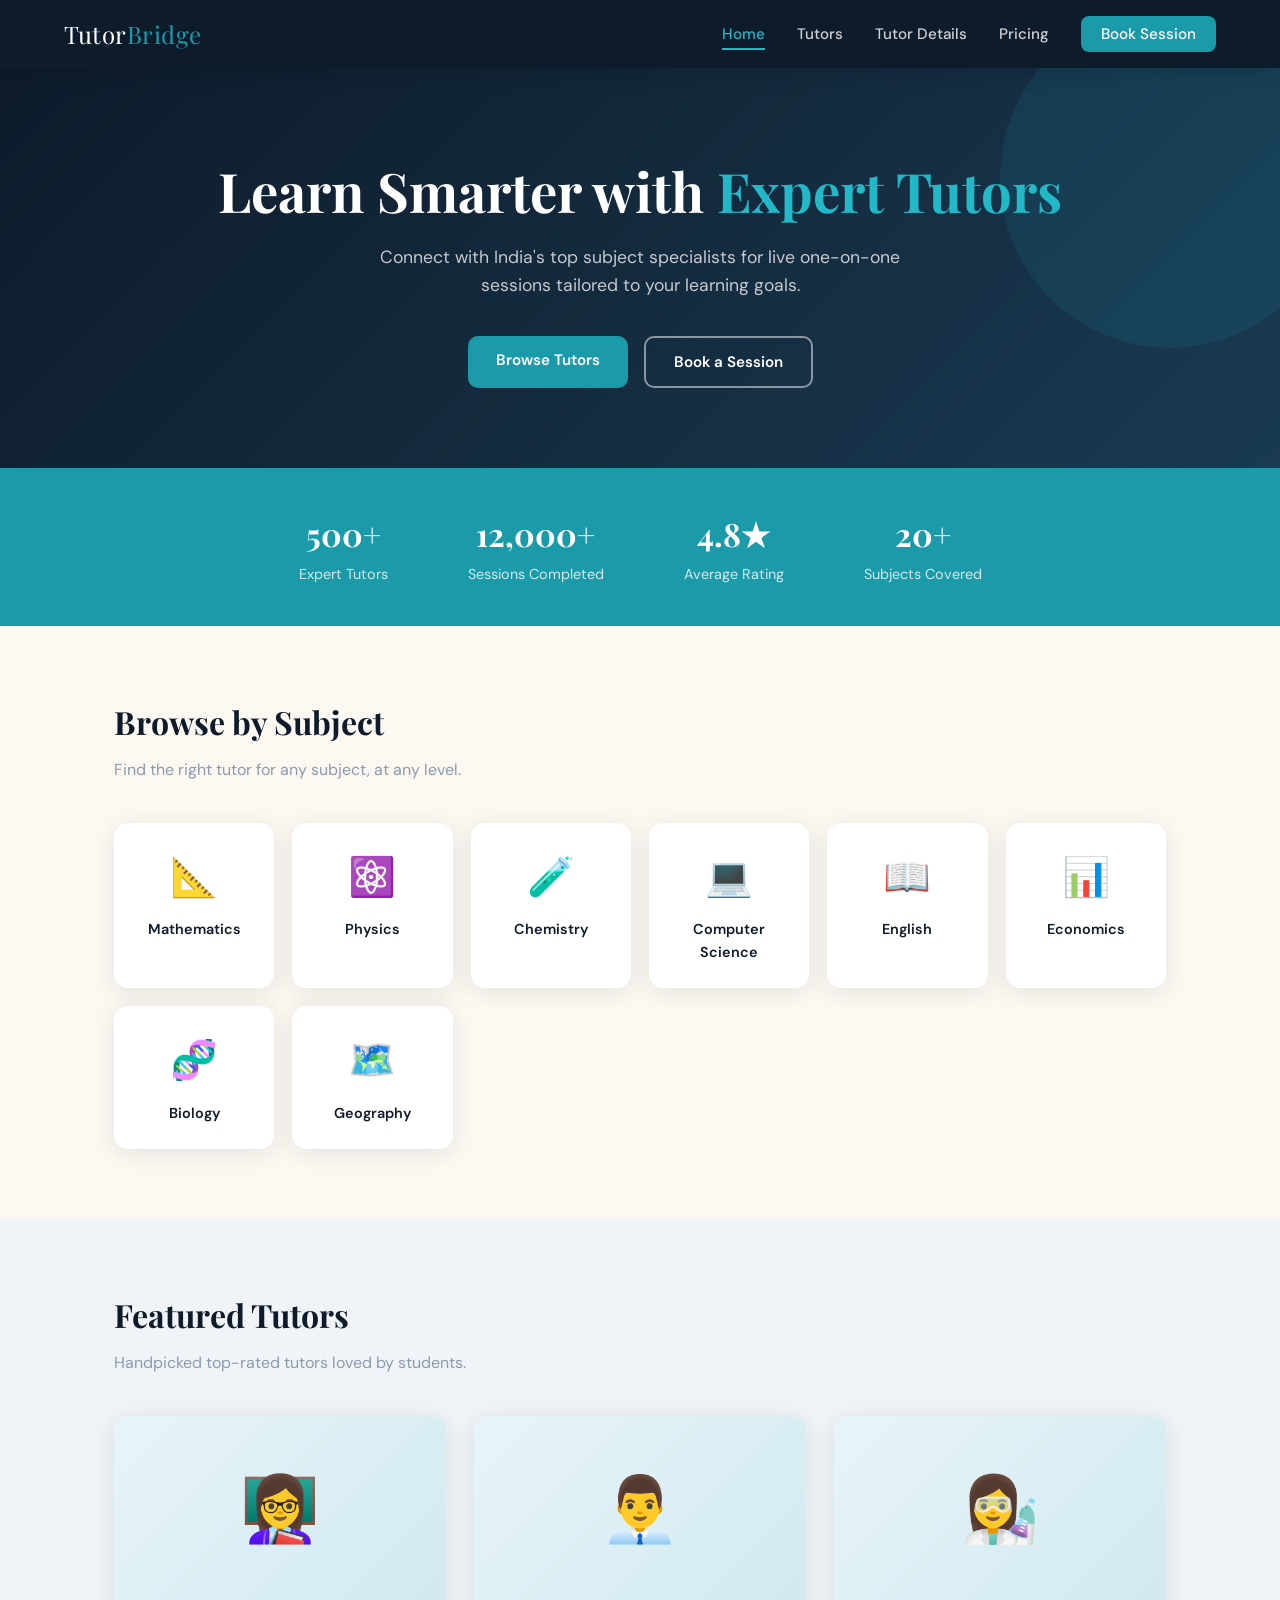
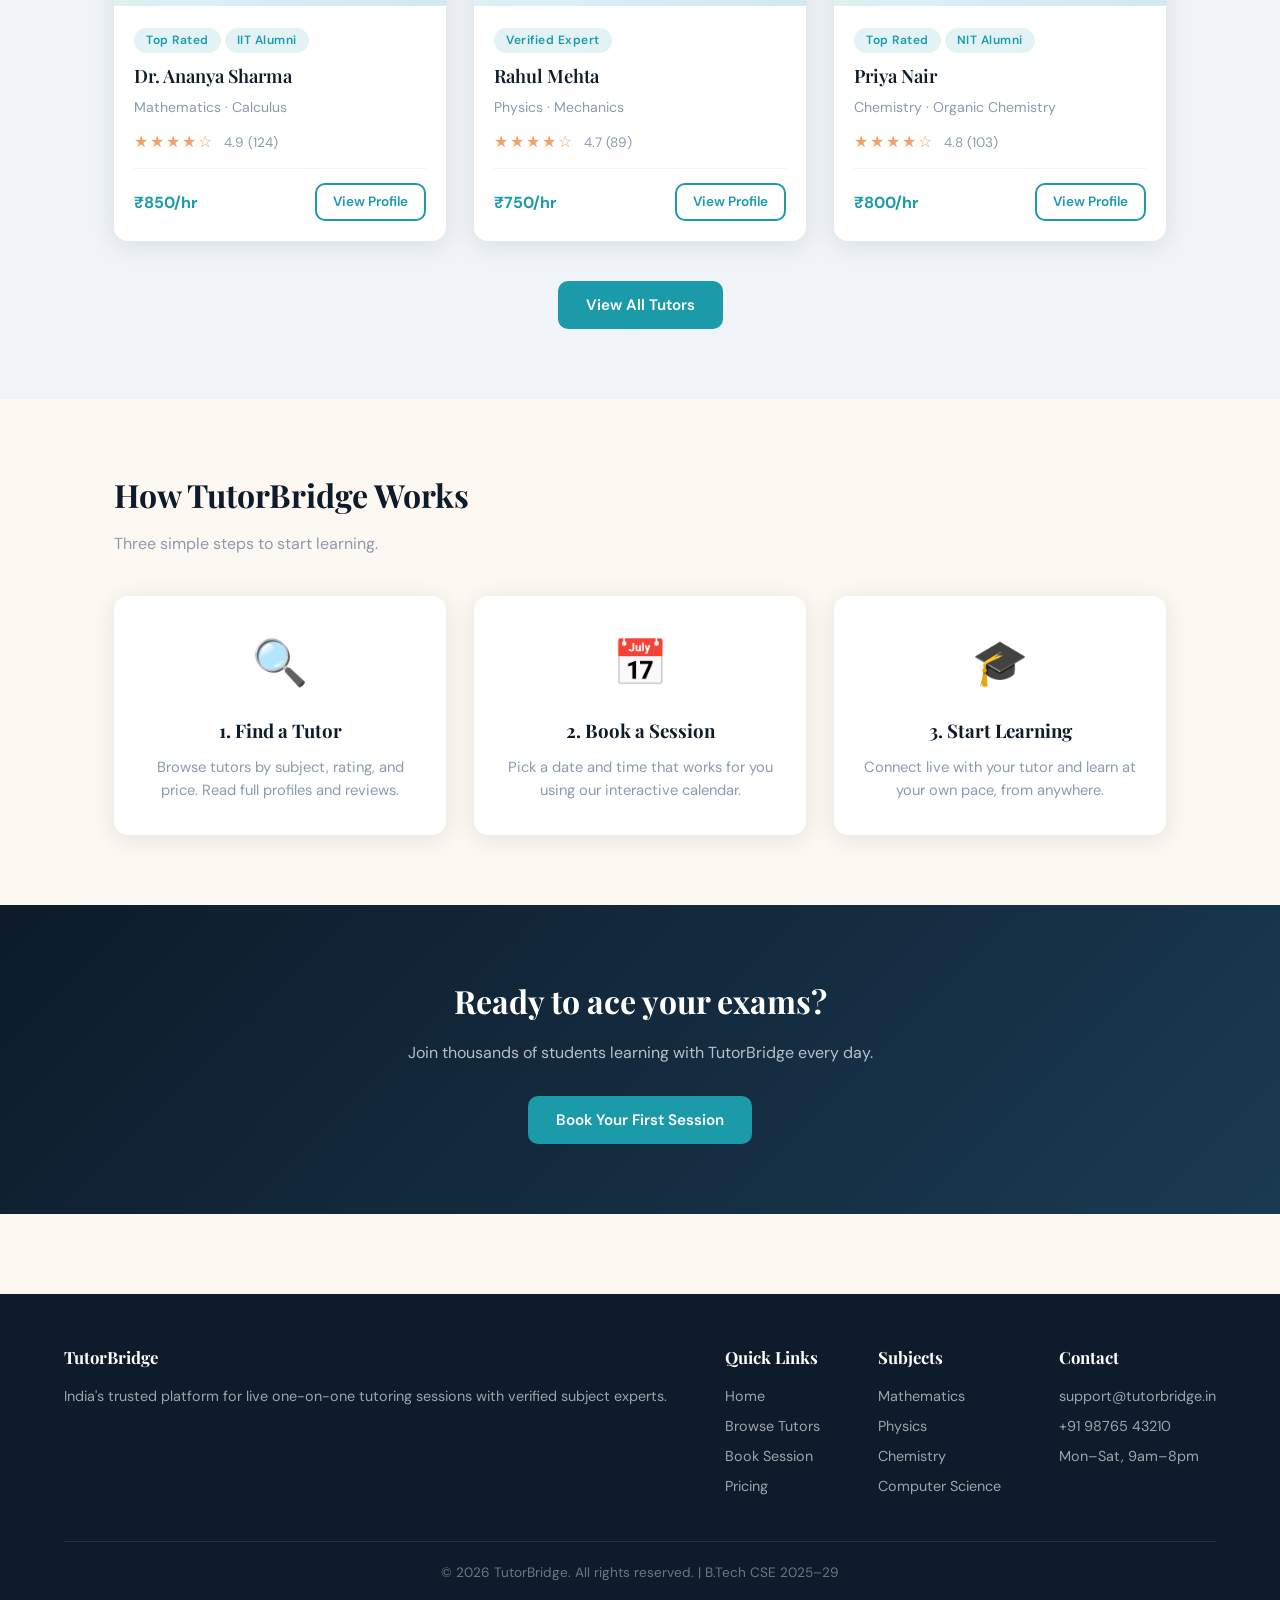
<file: index.html>
<!DOCTYPE html>
<html lang="en">
<head>
  <meta charset="UTF-8" />
  <meta name="viewport" content="width=device-width, initial-scale=1.0" />
  <title>TutorBridge – One-on-One Tutoring Portal</title>
  <link rel="stylesheet" href="style.css" />
</head>
<body>

  <!-- NAVBAR -->
  <nav>
    <a href="index.html" class="nav-logo">Tutor<span>Bridge</span></a>
    <ul class="nav-links">
      <li><a href="index.html">Home</a></li>
      <li><a href="tutors.html">Tutors</a></li>
      <li><a href="details.html">Tutor Details</a></li>
      <li><a href="pricing.html">Pricing</a></li>
      <li><a href="booking.html" class="nav-cta">Book Session</a></li>
    </ul>
  </nav>

  <!-- HERO -->
  <header class="hero">
    <h1 class="fade-in">Learn Smarter with <span>Expert Tutors</span></h1>
    <p class="fade-in fade-in-delay-1">Connect with India's top subject specialists for live one-on-one sessions tailored to your learning goals.</p>
    <div class="hero-btns fade-in fade-in-delay-2">
      <a href="tutors.html" class="btn btn-primary">Browse Tutors</a>
      <a href="booking.html" class="btn btn-outline" style="color:#fff;border-color:rgba(255,255,255,0.5)">Book a Session</a>
    </div>
  </header>

  <!-- STATS -->
  <div class="stats-bar">
    <div class="stat-item">
      <h3>500+</h3>
      <p>Expert Tutors</p>
    </div>
    <div class="stat-item">
      <h3>12,000+</h3>
      <p>Sessions Completed</p>
    </div>
    <div class="stat-item">
      <h3>4.8★</h3>
      <p>Average Rating</p>
    </div>
    <div class="stat-item">
      <h3>20+</h3>
      <p>Subjects Covered</p>
    </div>
  </div>

  <!-- SUBJECT CATEGORIES -->
  <section class="page-section">
    <div class="container">
      <h2 class="section-title">Browse by Subject</h2>
      <p class="section-subtitle">Find the right tutor for any subject, at any level.</p>
      <div class="subjects-grid">
        <a href="tutors.html" class="subject-card">
          <span class="subject-icon">📐</span>
          <h4>Mathematics</h4>
        </a>
        <a href="tutors.html" class="subject-card">
          <span class="subject-icon">⚛️</span>
          <h4>Physics</h4>
        </a>
        <a href="tutors.html" class="subject-card">
          <span class="subject-icon">🧪</span>
          <h4>Chemistry</h4>
        </a>
        <a href="tutors.html" class="subject-card">
          <span class="subject-icon">💻</span>
          <h4>Computer Science</h4>
        </a>
        <a href="tutors.html" class="subject-card">
          <span class="subject-icon">📖</span>
          <h4>English</h4>
        </a>
        <a href="tutors.html" class="subject-card">
          <span class="subject-icon">📊</span>
          <h4>Economics</h4>
        </a>
        <a href="tutors.html" class="subject-card">
          <span class="subject-icon">🧬</span>
          <h4>Biology</h4>
        </a>
        <a href="tutors.html" class="subject-card">
          <span class="subject-icon">🗺️</span>
          <h4>Geography</h4>
        </a>
      </div>
    </div>
  </section>

  <!-- FEATURED TUTORS -->
  <section class="page-section" style="background:var(--gray-light);padding:70px 0;">
    <div class="container">
      <h2 class="section-title">Featured Tutors</h2>
      <p class="section-subtitle">Handpicked top-rated tutors loved by students.</p>
      <div class="tutors-grid" id="featured-grid"></div>
      <div style="text-align:center;margin-top:40px">
        <a href="tutors.html" class="btn btn-primary">View All Tutors</a>
      </div>
    </div>
  </section>

  <!-- HOW IT WORKS -->
  <section class="page-section">
    <div class="container">
      <h2 class="section-title">How TutorBridge Works</h2>
      <p class="section-subtitle">Three simple steps to start learning.</p>
      <div style="display:grid;grid-template-columns:repeat(auto-fit,minmax(220px,1fr));gap:28px;margin-top:10px;">
        <div style="background:var(--white);border-radius:var(--radius);padding:32px 24px;box-shadow:var(--shadow);text-align:center" class="fade-in">
          <div style="font-size:2.8rem;margin-bottom:16px">🔍</div>
          <h3 style="font-family:'Playfair Display',serif;color:var(--navy);margin-bottom:10px">1. Find a Tutor</h3>
          <p style="color:var(--gray);font-size:0.92rem">Browse tutors by subject, rating, and price. Read full profiles and reviews.</p>
        </div>
        <div style="background:var(--white);border-radius:var(--radius);padding:32px 24px;box-shadow:var(--shadow);text-align:center" class="fade-in fade-in-delay-1">
          <div style="font-size:2.8rem;margin-bottom:16px">📅</div>
          <h3 style="font-family:'Playfair Display',serif;color:var(--navy);margin-bottom:10px">2. Book a Session</h3>
          <p style="color:var(--gray);font-size:0.92rem">Pick a date and time that works for you using our interactive calendar.</p>
        </div>
        <div style="background:var(--white);border-radius:var(--radius);padding:32px 24px;box-shadow:var(--shadow);text-align:center" class="fade-in fade-in-delay-2">
          <div style="font-size:2.8rem;margin-bottom:16px">🎓</div>
          <h3 style="font-family:'Playfair Display',serif;color:var(--navy);margin-bottom:10px">3. Start Learning</h3>
          <p style="color:var(--gray);font-size:0.92rem">Connect live with your tutor and learn at your own pace, from anywhere.</p>
        </div>
      </div>
    </div>
  </section>

  <!-- CTA BANNER -->
  <section style="background:linear-gradient(135deg,var(--navy),#1a3a52);padding:70px 5%;text-align:center;color:var(--white)">
    <h2 style="font-family:'Playfair Display',serif;font-size:2rem;margin-bottom:14px">Ready to ace your exams?</h2>
    <p style="color:rgba(255,255,255,0.7);margin-bottom:30px;font-size:1rem">Join thousands of students learning with TutorBridge every day.</p>
    <a href="booking.html" class="btn btn-primary">Book Your First Session</a>
  </section>

  <!-- FOOTER -->
  <footer>
    <div class="footer-grid">
      <div class="footer-col">
        <h4>TutorBridge</h4>
        <p>India's trusted platform for live one-on-one tutoring sessions with verified subject experts.</p>
      </div>
      <div class="footer-col">
        <h4>Quick Links</h4>
        <a href="index.html">Home</a>
        <a href="tutors.html">Browse Tutors</a>
        <a href="booking.html">Book Session</a>
        <a href="pricing.html">Pricing</a>
      </div>
      <div class="footer-col">
        <h4>Subjects</h4>
        <a href="tutors.html">Mathematics</a>
        <a href="tutors.html">Physics</a>
        <a href="tutors.html">Chemistry</a>
        <a href="tutors.html">Computer Science</a>
      </div>
      <div class="footer-col">
        <h4>Contact</h4>
        <p>support@tutorbridge.in</p>
        <p>+91 98765 43210</p>
        <p>Mon–Sat, 9am–8pm</p>
      </div>
    </div>
    <div class="footer-bottom">
      <p>© 2026 TutorBridge. All rights reserved. | B.Tech CSE 2025–29</p>
    </div>
  </footer>

  <script src="main.js"></script>
</body>
</html>
</file>
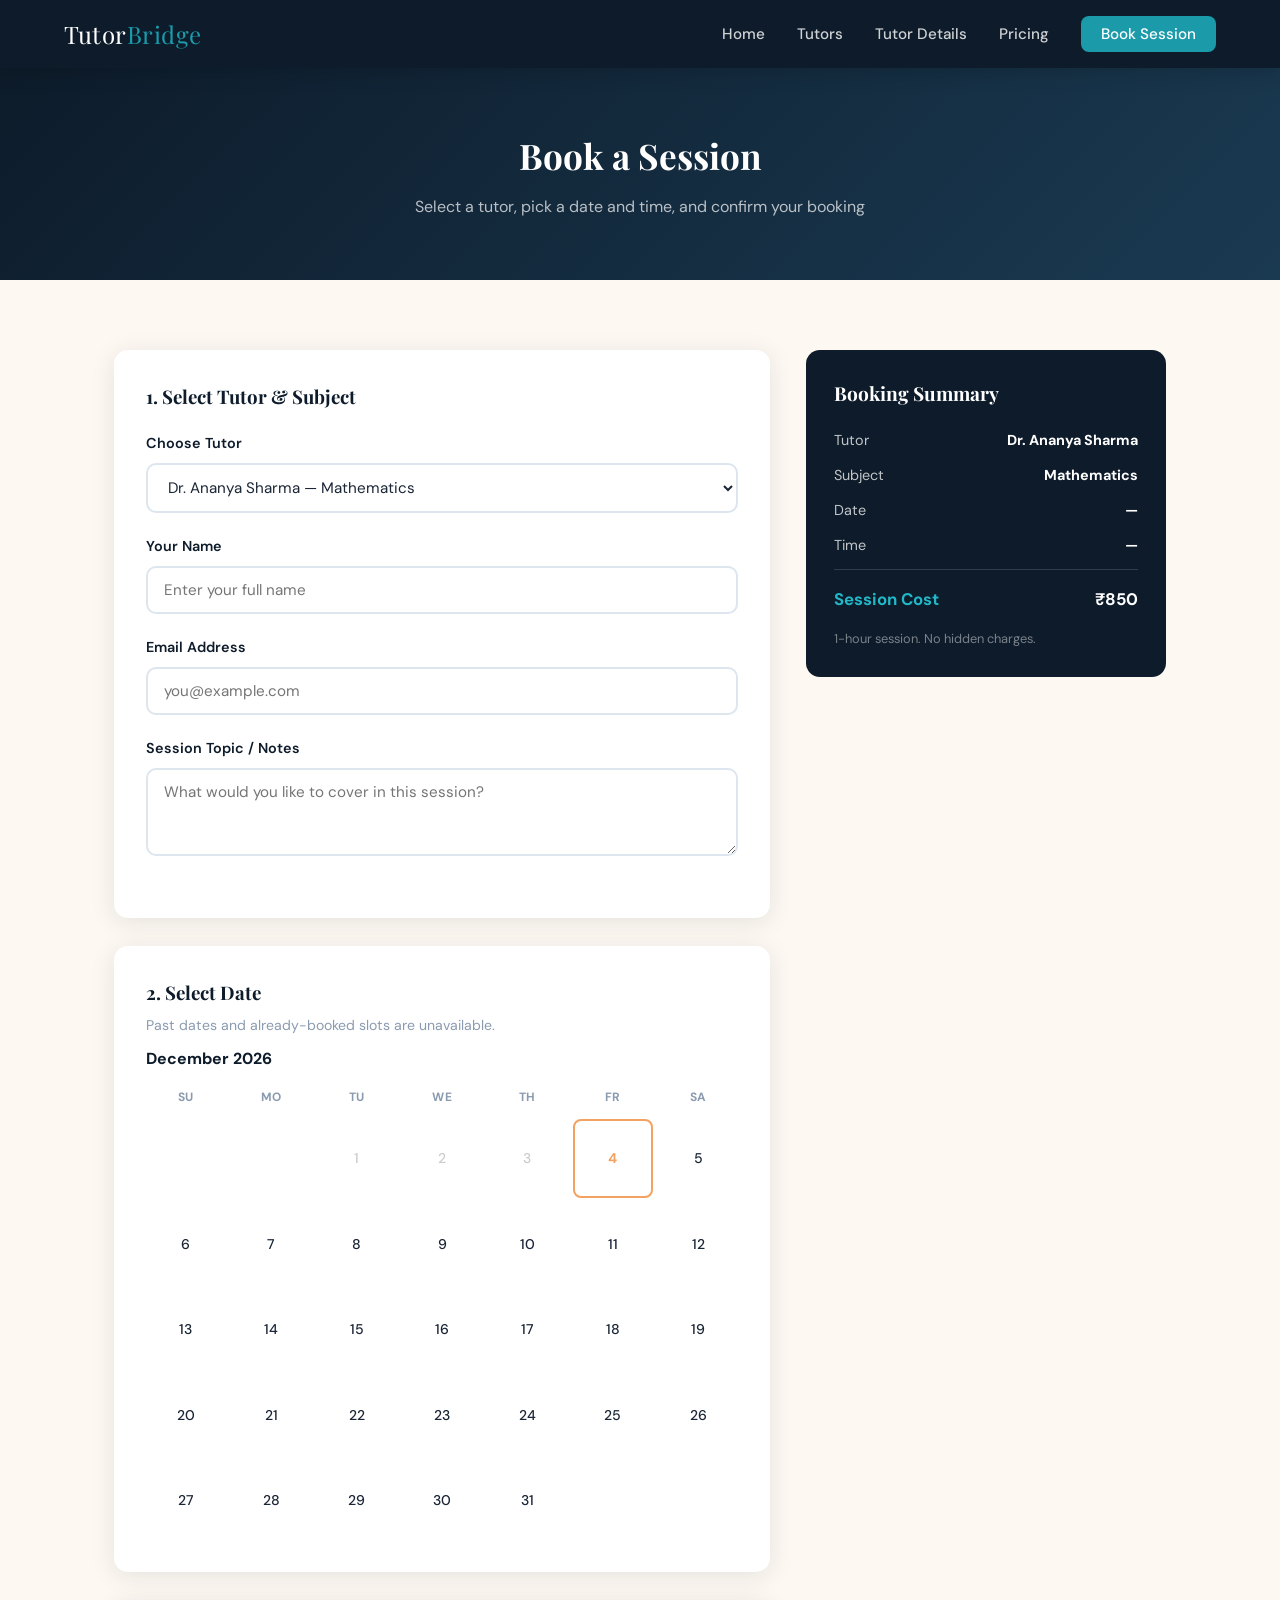
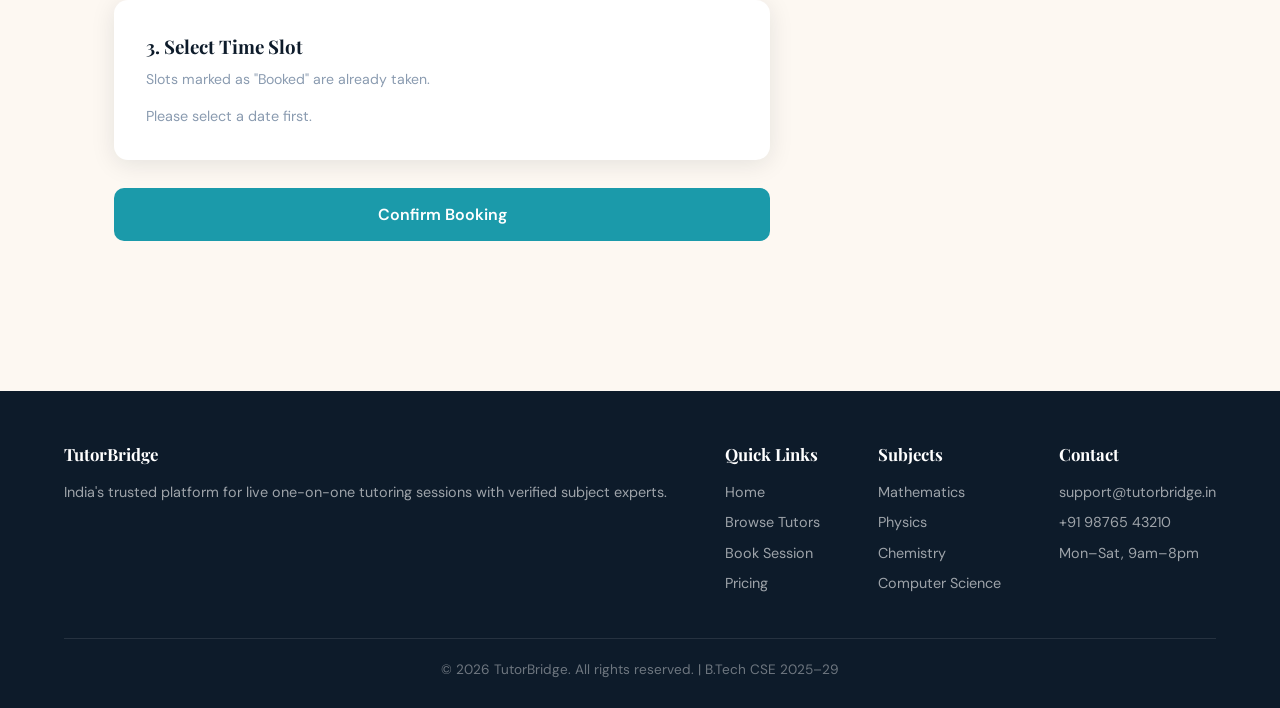
<file: booking.html>
<!DOCTYPE html>
<html lang="en">
<head>
  <meta charset="UTF-8" />
  <meta name="viewport" content="width=device-width, initial-scale=1.0" />
  <title>Book a Session – TutorBridge</title>
  <link rel="stylesheet" href="style.css" />
</head>
<body>

  <nav>
    <a href="index.html" class="nav-logo">Tutor<span>Bridge</span></a>
    <ul class="nav-links">
      <li><a href="index.html">Home</a></li>
      <li><a href="tutors.html">Tutors</a></li>
      <li><a href="details.html">Tutor Details</a></li>
      <li><a href="pricing.html">Pricing</a></li>
      <li><a href="booking.html" class="nav-cta">Book Session</a></li>
    </ul>
  </nav>

  <div class="page-hero">
    <h1>Book a Session</h1>
    <p>Select a tutor, pick a date and time, and confirm your booking</p>
  </div>

  <section class="page-section">
    <div class="container">
      <div class="booking-layout">

        <!-- Left: booking form -->
        <div>
          <form id="booking-form">

            <div class="booking-card" style="margin-bottom:28px">
              <h3 style="font-family:'Playfair Display',serif;color:var(--navy);margin-bottom:20px">1. Select Tutor &amp; Subject</h3>
              <div class="form-group">
                <label for="tutor-select">Choose Tutor</label>
                <select id="tutor-select"></select>
              </div>
              <div class="form-group">
                <label for="student-name">Your Name</label>
                <input type="text" id="student-name" placeholder="Enter your full name" required />
              </div>
              <div class="form-group">
                <label for="student-email">Email Address</label>
                <input type="email" id="student-email" placeholder="you@example.com" required />
              </div>
              <div class="form-group">
                <label for="session-topic">Session Topic / Notes</label>
                <textarea id="session-topic" rows="3" placeholder="What would you like to cover in this session?"></textarea>
              </div>
            </div>

            <div class="booking-card" style="margin-bottom:28px">
              <h3 style="font-family:'Playfair Display',serif;color:var(--navy);margin-bottom:6px">2. Select Date</h3>
              <p style="color:var(--gray);font-size:0.88rem;margin-bottom:10px">Past dates and already-booked slots are unavailable.</p>

              <!-- Month navigation -->
              <div style="display:flex;align-items:center;justify-content:space-between;margin-bottom:14px">
                <span id="cal-month" style="font-weight:700;color:var(--navy)"></span>
              </div>

              <div class="calendar-grid" id="cal-grid"></div>
            </div>

            <div class="booking-card" style="margin-bottom:28px">
              <h3 style="font-family:'Playfair Display',serif;color:var(--navy);margin-bottom:6px">3. Select Time Slot</h3>
              <p style="color:var(--gray);font-size:0.88rem;margin-bottom:14px">Slots marked as "Booked" are already taken.</p>
              <div class="time-slots" id="time-slots">
                <p style="color:var(--gray);font-size:0.9rem;grid-column:1/-1">Please select a date first.</p>
              </div>
            </div>

            <button type="submit" class="btn btn-primary" style="width:100%;padding:16px;font-size:1rem">Confirm Booking</button>
          </form>

          <!-- Confirmation message shown after successful booking -->
          <div id="booking-confirmation">
            <div style="font-size:3rem;margin-bottom:12px">🎉</div>
            <h3>Session Booked Successfully!</h3>
            <p style="color:var(--gray);margin-bottom:16px">A confirmation has been sent to your email.</p>
            <div style="text-align:left;background:var(--white);border-radius:10px;padding:20px;font-size:0.92rem">
              <div style="display:flex;justify-content:space-between;padding:8px 0;border-bottom:1px solid var(--gray-light)">
                <span style="color:var(--gray)">Tutor</span>
                <strong id="conf-tutor"></strong>
              </div>
              <div style="display:flex;justify-content:space-between;padding:8px 0;border-bottom:1px solid var(--gray-light)">
                <span style="color:var(--gray)">Subject</span>
                <strong id="conf-subject"></strong>
              </div>
              <div style="display:flex;justify-content:space-between;padding:8px 0;border-bottom:1px solid var(--gray-light)">
                <span style="color:var(--gray)">Date</span>
                <strong id="conf-date"></strong>
              </div>
              <div style="display:flex;justify-content:space-between;padding:8px 0;border-bottom:1px solid var(--gray-light)">
                <span style="color:var(--gray)">Time</span>
                <strong id="conf-time"></strong>
              </div>
              <div style="display:flex;justify-content:space-between;padding:8px 0">
                <span style="color:var(--gray)">Session Cost</span>
                <strong style="color:var(--teal)" id="conf-cost"></strong>
              </div>
            </div>
          </div>
        </div>

        <!-- Right: booking summary sidebar -->
        <aside>
          <div class="summary-card">
            <h3>Booking Summary</h3>
            <div class="summary-row">
              <span>Tutor</span>
              <strong id="sum-tutor">—</strong>
            </div>
            <div class="summary-row">
              <span>Subject</span>
              <strong id="sum-subject">—</strong>
            </div>
            <div class="summary-row">
              <span>Date</span>
              <strong id="sum-date">—</strong>
            </div>
            <div class="summary-row">
              <span>Time</span>
              <strong id="sum-time">—</strong>
            </div>
            <div class="summary-row summary-total">
              <span>Session Cost</span>
              <strong id="sum-cost">—</strong>
            </div>
            <p style="color:rgba(255,255,255,0.45);font-size:0.8rem;margin-top:16px">1-hour session. No hidden charges.</p>
          </div>
        </aside>

      </div>
    </div>
  </section>

  <footer>
    <div class="footer-grid">
      <div class="footer-col">
        <h4>TutorBridge</h4>
        <p>India's trusted platform for live one-on-one tutoring sessions with verified subject experts.</p>
      </div>
      <div class="footer-col">
        <h4>Quick Links</h4>
        <a href="index.html">Home</a>
        <a href="tutors.html">Browse Tutors</a>
        <a href="booking.html">Book Session</a>
        <a href="pricing.html">Pricing</a>
      </div>
      <div class="footer-col">
        <h4>Subjects</h4>
        <a href="tutors.html">Mathematics</a>
        <a href="tutors.html">Physics</a>
        <a href="tutors.html">Chemistry</a>
        <a href="tutors.html">Computer Science</a>
      </div>
      <div class="footer-col">
        <h4>Contact</h4>
        <p>support@tutorbridge.in</p>
        <p>+91 98765 43210</p>
        <p>Mon–Sat, 9am–8pm</p>
      </div>
    </div>
    <div class="footer-bottom">
      <p>© 2026 TutorBridge. All rights reserved. | B.Tech CSE 2025–29</p>
    </div>
  </footer>

  <script src="main.js"></script>
</body>
</html>
</file>
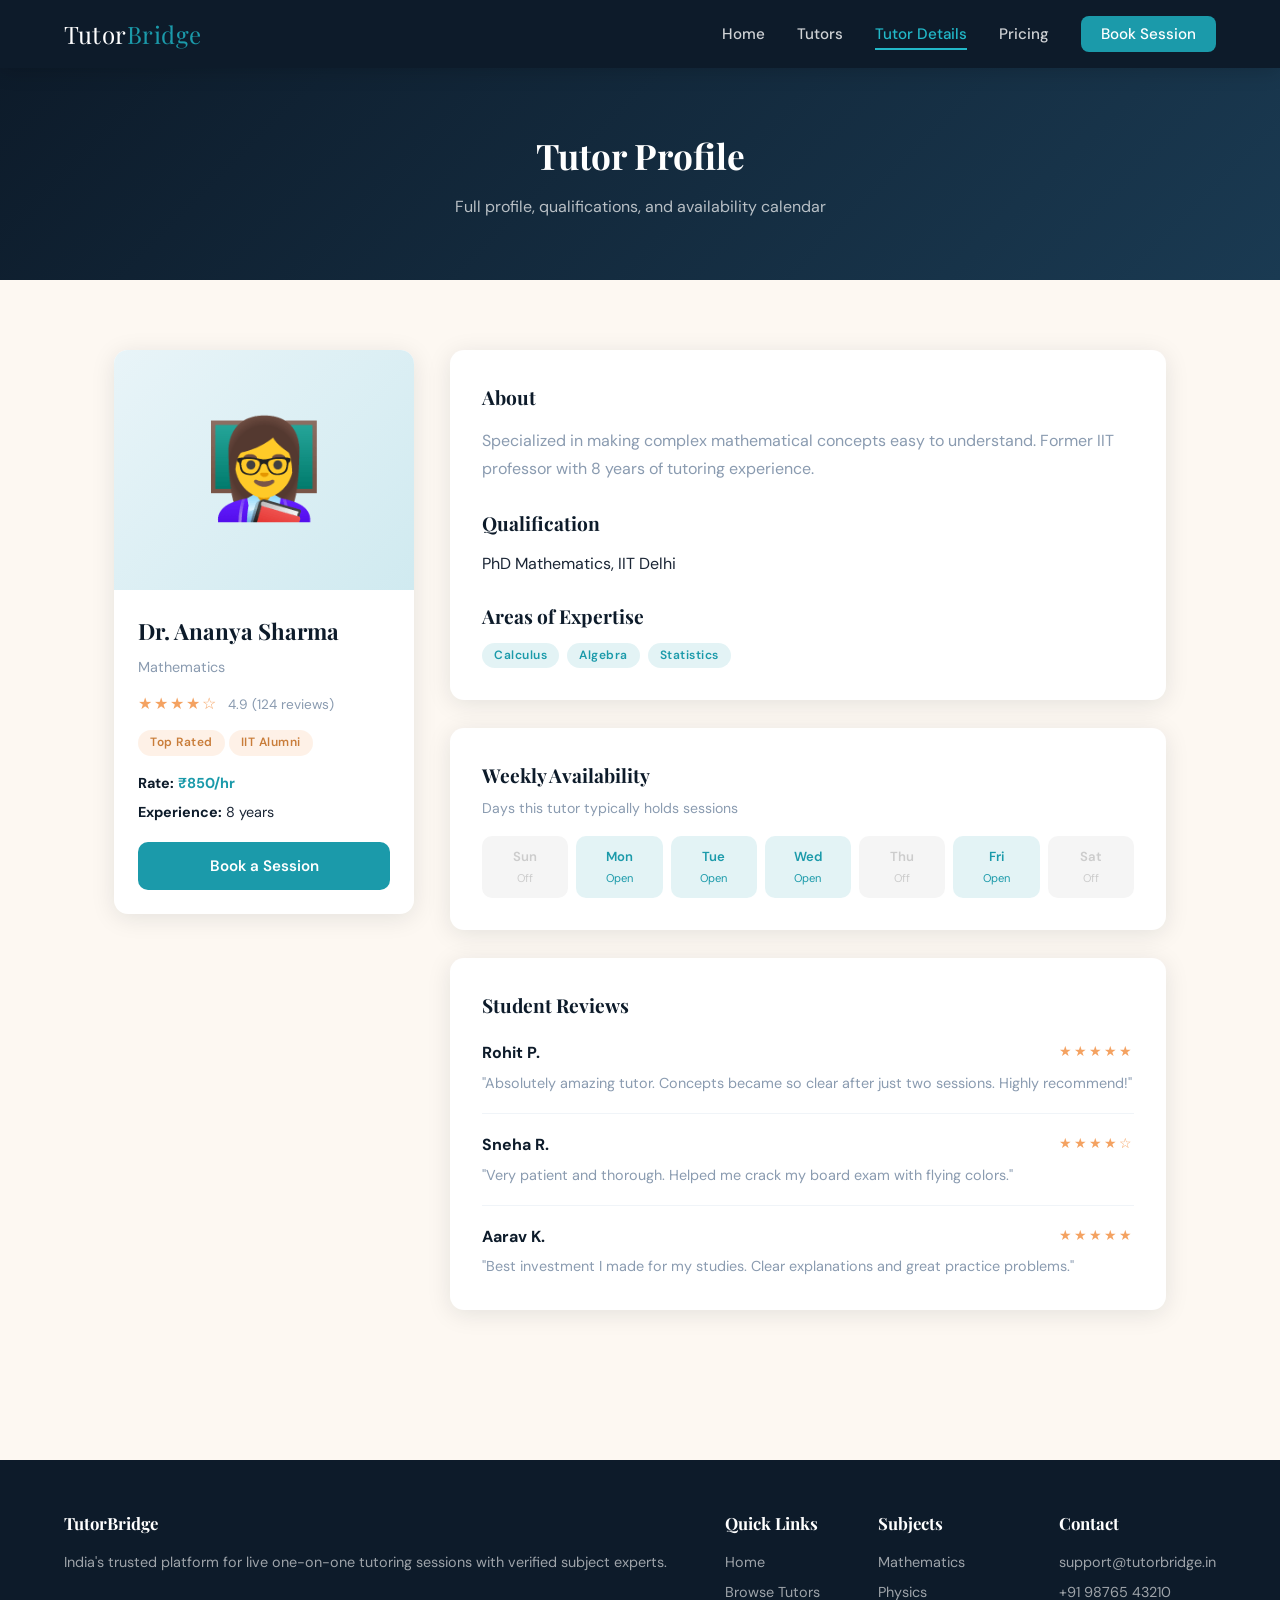
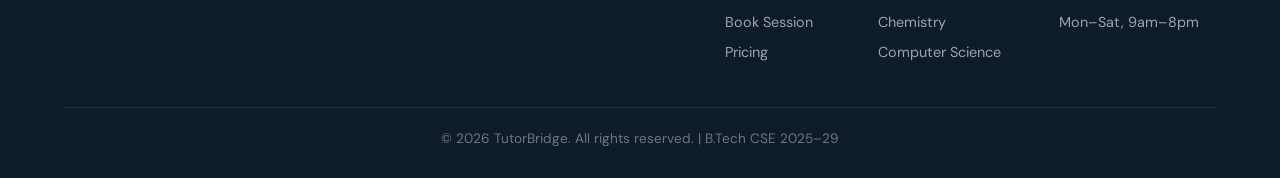
<file: details.html>
<!DOCTYPE html>
<html lang="en">
<head>
  <meta charset="UTF-8" />
  <meta name="viewport" content="width=device-width, initial-scale=1.0" />
  <title>Tutor Profile – TutorBridge</title>
  <link rel="stylesheet" href="style.css" />
</head>
<body>

  <nav>
    <a href="index.html" class="nav-logo">Tutor<span>Bridge</span></a>
    <ul class="nav-links">
      <li><a href="index.html">Home</a></li>
      <li><a href="tutors.html">Tutors</a></li>
      <li><a href="details.html">Tutor Details</a></li>
      <li><a href="pricing.html">Pricing</a></li>
      <li><a href="booking.html" class="nav-cta">Book Session</a></li>
    </ul>
  </nav>

  <div class="page-hero">
    <h1>Tutor Profile</h1>
    <p>Full profile, qualifications, and availability calendar</p>
  </div>

  <section class="page-section">
    <div class="container">
      <div class="profile-layout">

        <!-- Sidebar -->
        <aside class="profile-sidebar">
          <div class="profile-img-wrap">
            <span id="det-emoji">👩‍🏫</span>
          </div>
          <div class="profile-info">
            <h2 class="profile-name" id="det-name">—</h2>
            <p style="color:var(--gray);font-size:0.9rem;margin-bottom:12px" id="det-subject">—</p>
            <div style="margin-bottom:12px">
              <span class="stars" id="det-stars"></span>
              <span class="rating-text" id="det-reviews"></span>
            </div>
            <div style="margin-bottom:16px" id="det-badges"></div>
            <div style="font-size:0.9rem;margin-bottom:6px">
              <strong style="color:var(--navy)">Rate:</strong>
              <span id="det-rate" style="color:var(--teal);font-weight:700"></span>
            </div>
            <div style="font-size:0.9rem;margin-bottom:18px">
              <strong style="color:var(--navy)">Experience:</strong>
              <span id="det-exp"></span>
            </div>
            <a href="booking.html" id="book-btn" class="btn btn-primary" style="width:100%;text-align:center;display:block">Book a Session</a>
          </div>
        </aside>

        <!-- Main content -->
        <div>
          <div class="profile-main" style="margin-bottom:28px">
            <h3 style="font-family:'Playfair Display',serif;font-size:1.2rem;color:var(--navy);margin-bottom:14px">About</h3>
            <p id="det-bio" style="color:var(--gray);line-height:1.8"></p>

            <h3 style="font-family:'Playfair Display',serif;font-size:1.2rem;color:var(--navy);margin:24px 0 12px">Qualification</h3>
            <p id="det-qual" style="color:var(--text)"></p>

            <h3 style="font-family:'Playfair Display',serif;font-size:1.2rem;color:var(--navy);margin:24px 0 12px">Areas of Expertise</h3>
            <div id="det-expertise" style="display:flex;gap:8px;flex-wrap:wrap"></div>
          </div>

          <!-- Availability calendar -->
          <div class="profile-main">
            <h3 style="font-family:'Playfair Display',serif;font-size:1.2rem;color:var(--navy);margin-bottom:6px">Weekly Availability</h3>
            <p style="color:var(--gray);font-size:0.88rem;margin-bottom:16px">Days this tutor typically holds sessions</p>
            <div class="availability-grid" id="avail-grid"></div>
          </div>

          <!-- Reviews section -->
          <div class="profile-main" style="margin-top:28px">
            <h3 style="font-family:'Playfair Display',serif;font-size:1.2rem;color:var(--navy);margin-bottom:20px">Student Reviews</h3>

            <article style="border-bottom:1px solid var(--gray-light);padding-bottom:18px;margin-bottom:18px">
              <div style="display:flex;justify-content:space-between;margin-bottom:6px">
                <strong style="color:var(--navy)">Rohit P.</strong>
                <span class="stars" style="font-size:0.9rem">★★★★★</span>
              </div>
              <p style="color:var(--gray);font-size:0.9rem">"Absolutely amazing tutor. Concepts became so clear after just two sessions. Highly recommend!"</p>
            </article>

            <article style="border-bottom:1px solid var(--gray-light);padding-bottom:18px;margin-bottom:18px">
              <div style="display:flex;justify-content:space-between;margin-bottom:6px">
                <strong style="color:var(--navy)">Sneha R.</strong>
                <span class="stars" style="font-size:0.9rem">★★★★☆</span>
              </div>
              <p style="color:var(--gray);font-size:0.9rem">"Very patient and thorough. Helped me crack my board exam with flying colors."</p>
            </article>

            <article>
              <div style="display:flex;justify-content:space-between;margin-bottom:6px">
                <strong style="color:var(--navy)">Aarav K.</strong>
                <span class="stars" style="font-size:0.9rem">★★★★★</span>
              </div>
              <p style="color:var(--gray);font-size:0.9rem">"Best investment I made for my studies. Clear explanations and great practice problems."</p>
            </article>
          </div>
        </div>

      </div>
    </div>
  </section>

  <footer>
    <div class="footer-grid">
      <div class="footer-col">
        <h4>TutorBridge</h4>
        <p>India's trusted platform for live one-on-one tutoring sessions with verified subject experts.</p>
      </div>
      <div class="footer-col">
        <h4>Quick Links</h4>
        <a href="index.html">Home</a>
        <a href="tutors.html">Browse Tutors</a>
        <a href="booking.html">Book Session</a>
        <a href="pricing.html">Pricing</a>
      </div>
      <div class="footer-col">
        <h4>Subjects</h4>
        <a href="tutors.html">Mathematics</a>
        <a href="tutors.html">Physics</a>
        <a href="tutors.html">Chemistry</a>
        <a href="tutors.html">Computer Science</a>
      </div>
      <div class="footer-col">
        <h4>Contact</h4>
        <p>support@tutorbridge.in</p>
        <p>+91 98765 43210</p>
        <p>Mon–Sat, 9am–8pm</p>
      </div>
    </div>
    <div class="footer-bottom">
      <p>© 2026 TutorBridge. All rights reserved. | B.Tech CSE 2025–29</p>
    </div>
  </footer>

  <script src="main.js"></script>
</body>
</html>
</file>
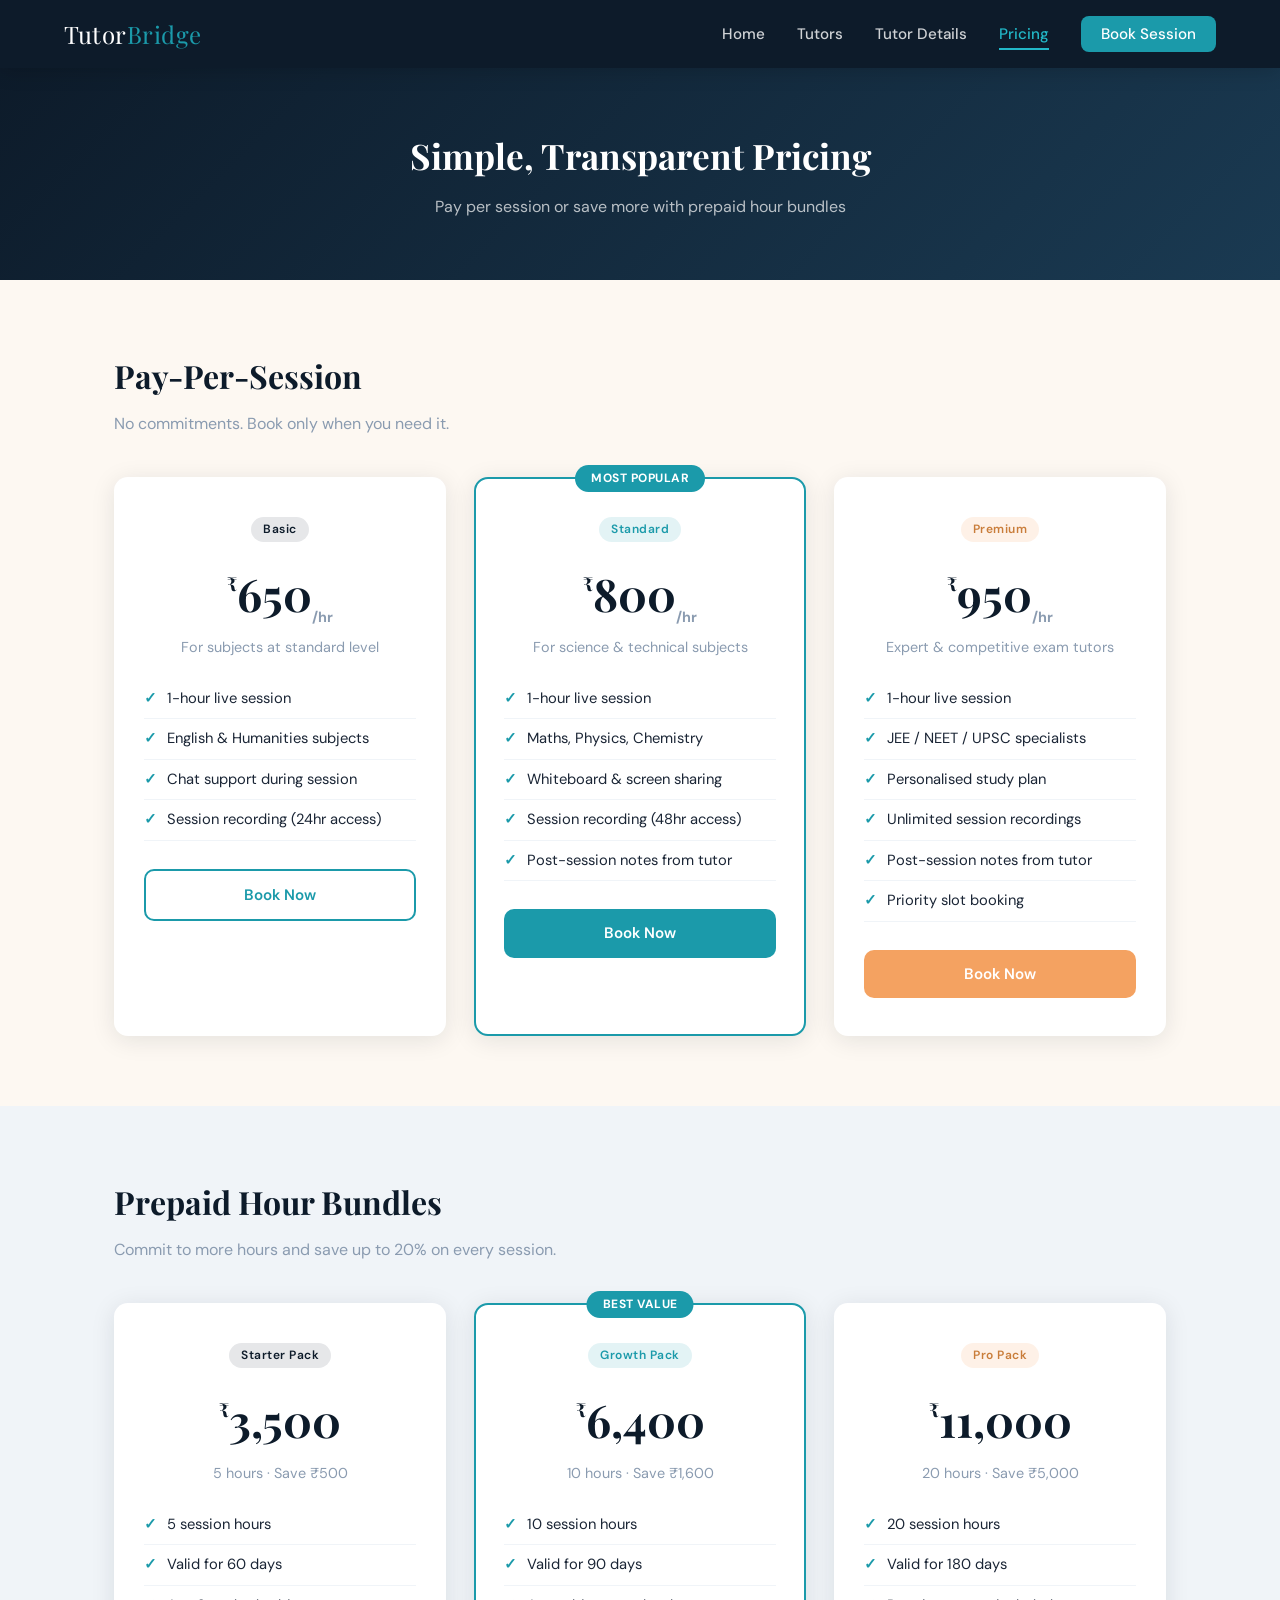
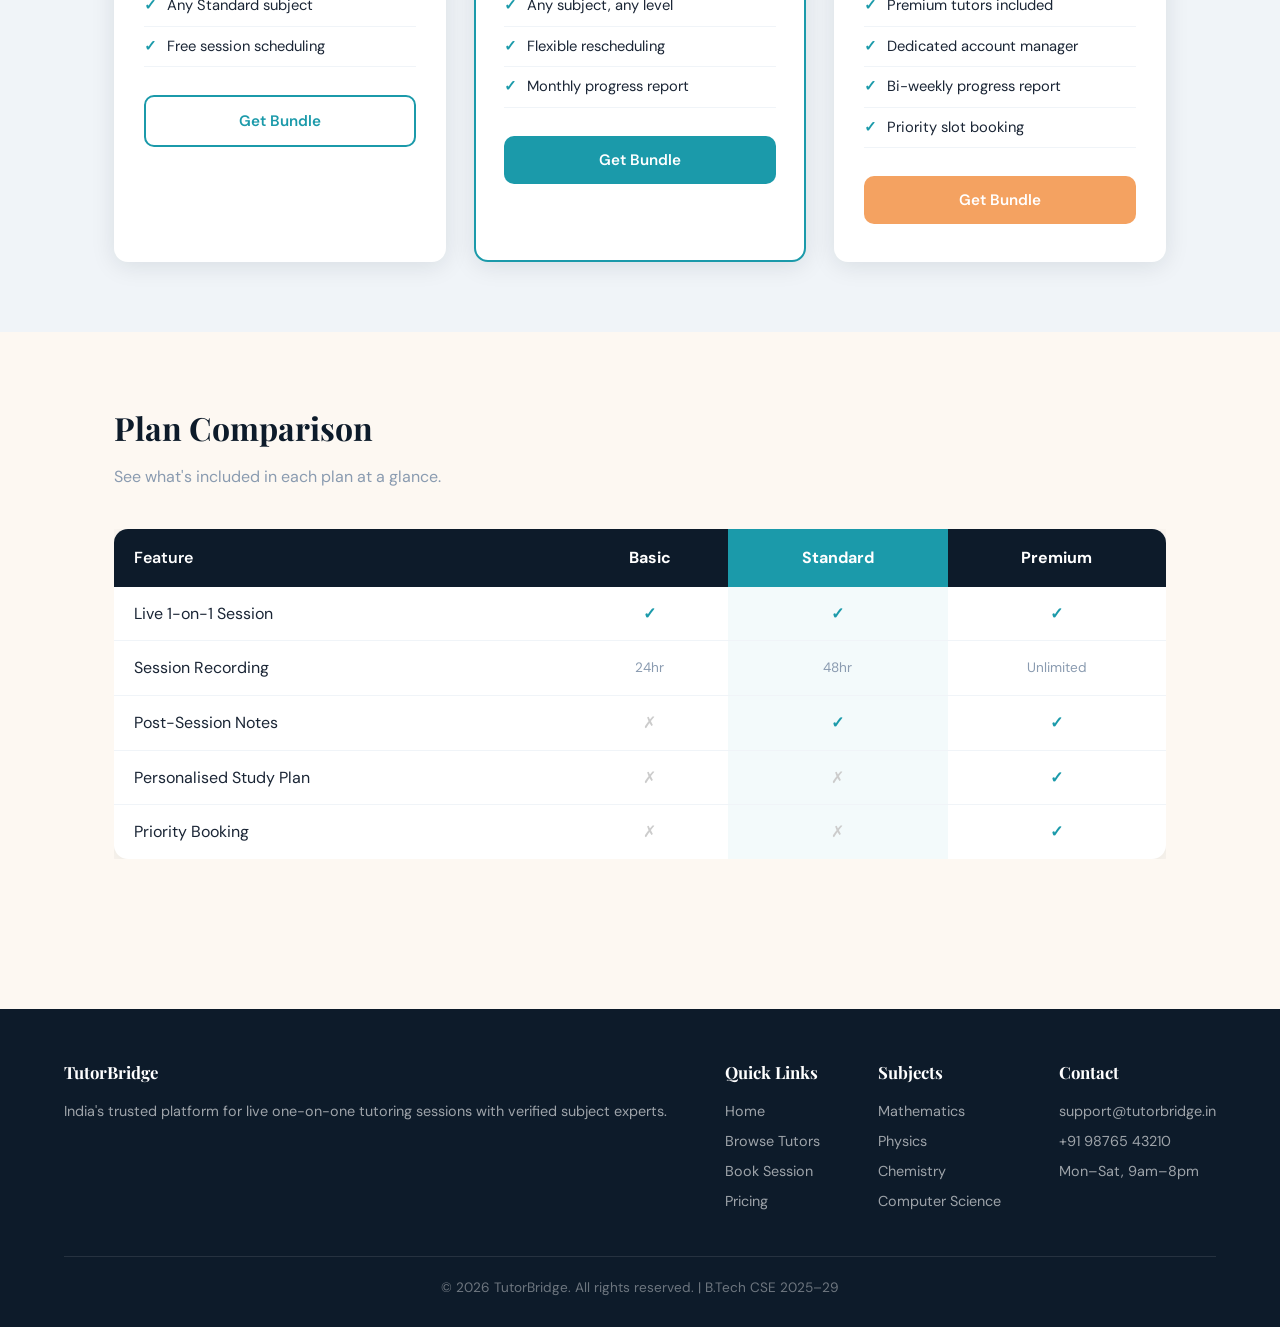
<file: pricing.html>
<!DOCTYPE html>
<html lang="en">
<head>
  <meta charset="UTF-8" />
  <meta name="viewport" content="width=device-width, initial-scale=1.0" />
  <title>Pricing – TutorBridge</title>
  <link rel="stylesheet" href="style.css" />
</head>
<body>

  <nav>
    <a href="index.html" class="nav-logo">Tutor<span>Bridge</span></a>
    <ul class="nav-links">
      <li><a href="index.html">Home</a></li>
      <li><a href="tutors.html">Tutors</a></li>
      <li><a href="details.html">Tutor Details</a></li>
      <li><a href="pricing.html">Pricing</a></li>
      <li><a href="booking.html" class="nav-cta">Book Session</a></li>
    </ul>
  </nav>

  <div class="page-hero">
    <h1>Simple, Transparent Pricing</h1>
    <p>Pay per session or save more with prepaid hour bundles</p>
  </div>

  <!-- Pay-per-session plans -->
  <section class="page-section">
    <div class="container">
      <h2 class="section-title">Pay-Per-Session</h2>
      <p class="section-subtitle">No commitments. Book only when you need it.</p>
      <div class="pricing-grid">

        <div class="pricing-card fade-in">
          <span class="badge badge-navy">Basic</span>
          <div class="pricing-price"><sup>₹</sup>650<sub>/hr</sub></div>
          <p style="color:var(--gray);font-size:0.9rem">For subjects at standard level</p>
          <ul class="pricing-features">
            <li>1-hour live session</li>
            <li>English & Humanities subjects</li>
            <li>Chat support during session</li>
            <li>Session recording (24hr access)</li>
          </ul>
          <a href="booking.html" class="btn btn-outline" style="width:100%;text-align:center;display:block">Book Now</a>
        </div>

        <div class="pricing-card featured fade-in fade-in-delay-1">
          <span class="popular-tag">MOST POPULAR</span>
          <span class="badge badge-teal">Standard</span>
          <div class="pricing-price"><sup>₹</sup>800<sub>/hr</sub></div>
          <p style="color:var(--gray);font-size:0.9rem">For science & technical subjects</p>
          <ul class="pricing-features">
            <li>1-hour live session</li>
            <li>Maths, Physics, Chemistry</li>
            <li>Whiteboard &amp; screen sharing</li>
            <li>Session recording (48hr access)</li>
            <li>Post-session notes from tutor</li>
          </ul>
          <a href="booking.html" class="btn btn-primary" style="width:100%;text-align:center;display:block">Book Now</a>
        </div>

        <div class="pricing-card fade-in fade-in-delay-2">
          <span class="badge badge-gold">Premium</span>
          <div class="pricing-price"><sup>₹</sup>950<sub>/hr</sub></div>
          <p style="color:var(--gray);font-size:0.9rem">Expert & competitive exam tutors</p>
          <ul class="pricing-features">
            <li>1-hour live session</li>
            <li>JEE / NEET / UPSC specialists</li>
            <li>Personalised study plan</li>
            <li>Unlimited session recordings</li>
            <li>Post-session notes from tutor</li>
            <li>Priority slot booking</li>
          </ul>
          <a href="booking.html" class="btn btn-gold" style="width:100%;text-align:center;display:block;color:#fff">Book Now</a>
        </div>

      </div>
    </div>
  </section>

  <!-- Bundle plans -->
  <section class="page-section" style="background:var(--gray-light);padding:70px 0">
    <div class="container">
      <h2 class="section-title">Prepaid Hour Bundles</h2>
      <p class="section-subtitle">Commit to more hours and save up to 20% on every session.</p>
      <div class="pricing-grid">

        <div class="pricing-card fade-in">
          <span class="badge badge-navy">Starter Pack</span>
          <div class="pricing-price"><sup>₹</sup>3,500</div>
          <p style="color:var(--gray);font-size:0.9rem">5 hours · Save ₹500</p>
          <ul class="pricing-features">
            <li>5 session hours</li>
            <li>Valid for 60 days</li>
            <li>Any Standard subject</li>
            <li>Free session scheduling</li>
          </ul>
          <a href="booking.html" class="btn btn-outline" style="width:100%;text-align:center;display:block">Get Bundle</a>
        </div>

        <div class="pricing-card featured fade-in fade-in-delay-1">
          <span class="popular-tag">BEST VALUE</span>
          <span class="badge badge-teal">Growth Pack</span>
          <div class="pricing-price"><sup>₹</sup>6,400</div>
          <p style="color:var(--gray);font-size:0.9rem">10 hours · Save ₹1,600</p>
          <ul class="pricing-features">
            <li>10 session hours</li>
            <li>Valid for 90 days</li>
            <li>Any subject, any level</li>
            <li>Flexible rescheduling</li>
            <li>Monthly progress report</li>
          </ul>
          <a href="booking.html" class="btn btn-primary" style="width:100%;text-align:center;display:block">Get Bundle</a>
        </div>

        <div class="pricing-card fade-in fade-in-delay-2">
          <span class="badge badge-gold">Pro Pack</span>
          <div class="pricing-price"><sup>₹</sup>11,000</div>
          <p style="color:var(--gray);font-size:0.9rem">20 hours · Save ₹5,000</p>
          <ul class="pricing-features">
            <li>20 session hours</li>
            <li>Valid for 180 days</li>
            <li>Premium tutors included</li>
            <li>Dedicated account manager</li>
            <li>Bi-weekly progress report</li>
            <li>Priority slot booking</li>
          </ul>
          <a href="booking.html" class="btn btn-gold" style="width:100%;text-align:center;display:block;color:#fff">Get Bundle</a>
        </div>

      </div>
    </div>
  </section>

  <!-- Comparison table -->
  <section class="page-section">
    <div class="container">
      <h2 class="section-title">Plan Comparison</h2>
      <p class="section-subtitle">See what's included in each plan at a glance.</p>
      <div style="overflow-x:auto">
        <table style="width:100%;border-collapse:collapse;background:var(--white);border-radius:var(--radius);overflow:hidden;box-shadow:var(--shadow)">
          <thead>
            <tr style="background:var(--navy);color:var(--white)">
              <th style="padding:16px 20px;text-align:left;font-weight:600">Feature</th>
              <th style="padding:16px;text-align:center">Basic</th>
              <th style="padding:16px;text-align:center;background:var(--teal)">Standard</th>
              <th style="padding:16px;text-align:center">Premium</th>
            </tr>
          </thead>
          <tbody>
            <tr style="border-bottom:1px solid var(--gray-light)">
              <td style="padding:14px 20px;color:var(--text)">Live 1-on-1 Session</td>
              <td style="text-align:center;color:var(--teal);font-weight:700">✓</td>
              <td style="text-align:center;color:var(--teal);font-weight:700;background:rgba(27,154,170,0.05)">✓</td>
              <td style="text-align:center;color:var(--teal);font-weight:700">✓</td>
            </tr>
            <tr style="border-bottom:1px solid var(--gray-light)">
              <td style="padding:14px 20px;color:var(--text)">Session Recording</td>
              <td style="text-align:center;color:var(--gray);font-size:0.85rem">24hr</td>
              <td style="text-align:center;color:var(--gray);font-size:0.85rem;background:rgba(27,154,170,0.05)">48hr</td>
              <td style="text-align:center;color:var(--gray);font-size:0.85rem">Unlimited</td>
            </tr>
            <tr style="border-bottom:1px solid var(--gray-light)">
              <td style="padding:14px 20px;color:var(--text)">Post-Session Notes</td>
              <td style="text-align:center;color:#ccc">✗</td>
              <td style="text-align:center;color:var(--teal);font-weight:700;background:rgba(27,154,170,0.05)">✓</td>
              <td style="text-align:center;color:var(--teal);font-weight:700">✓</td>
            </tr>
            <tr style="border-bottom:1px solid var(--gray-light)">
              <td style="padding:14px 20px;color:var(--text)">Personalised Study Plan</td>
              <td style="text-align:center;color:#ccc">✗</td>
              <td style="text-align:center;color:#ccc;background:rgba(27,154,170,0.05)">✗</td>
              <td style="text-align:center;color:var(--teal);font-weight:700">✓</td>
            </tr>
            <tr>
              <td style="padding:14px 20px;color:var(--text)">Priority Booking</td>
              <td style="text-align:center;color:#ccc">✗</td>
              <td style="text-align:center;color:#ccc;background:rgba(27,154,170,0.05)">✗</td>
              <td style="text-align:center;color:var(--teal);font-weight:700">✓</td>
            </tr>
          </tbody>
        </table>
      </div>
    </div>
  </section>

  <footer>
    <div class="footer-grid">
      <div class="footer-col">
        <h4>TutorBridge</h4>
        <p>India's trusted platform for live one-on-one tutoring sessions with verified subject experts.</p>
      </div>
      <div class="footer-col">
        <h4>Quick Links</h4>
        <a href="index.html">Home</a>
        <a href="tutors.html">Browse Tutors</a>
        <a href="booking.html">Book Session</a>
        <a href="pricing.html">Pricing</a>
      </div>
      <div class="footer-col">
        <h4>Subjects</h4>
        <a href="tutors.html">Mathematics</a>
        <a href="tutors.html">Physics</a>
        <a href="tutors.html">Chemistry</a>
        <a href="tutors.html">Computer Science</a>
      </div>
      <div class="footer-col">
        <h4>Contact</h4>
        <p>support@tutorbridge.in</p>
        <p>+91 98765 43210</p>
        <p>Mon–Sat, 9am–8pm</p>
      </div>
    </div>
    <div class="footer-bottom">
      <p>© 2026 TutorBridge. All rights reserved. | B.Tech CSE 2025–29</p>
    </div>
  </footer>

  <script src="main.js"></script>
</body>
</html>
</file>
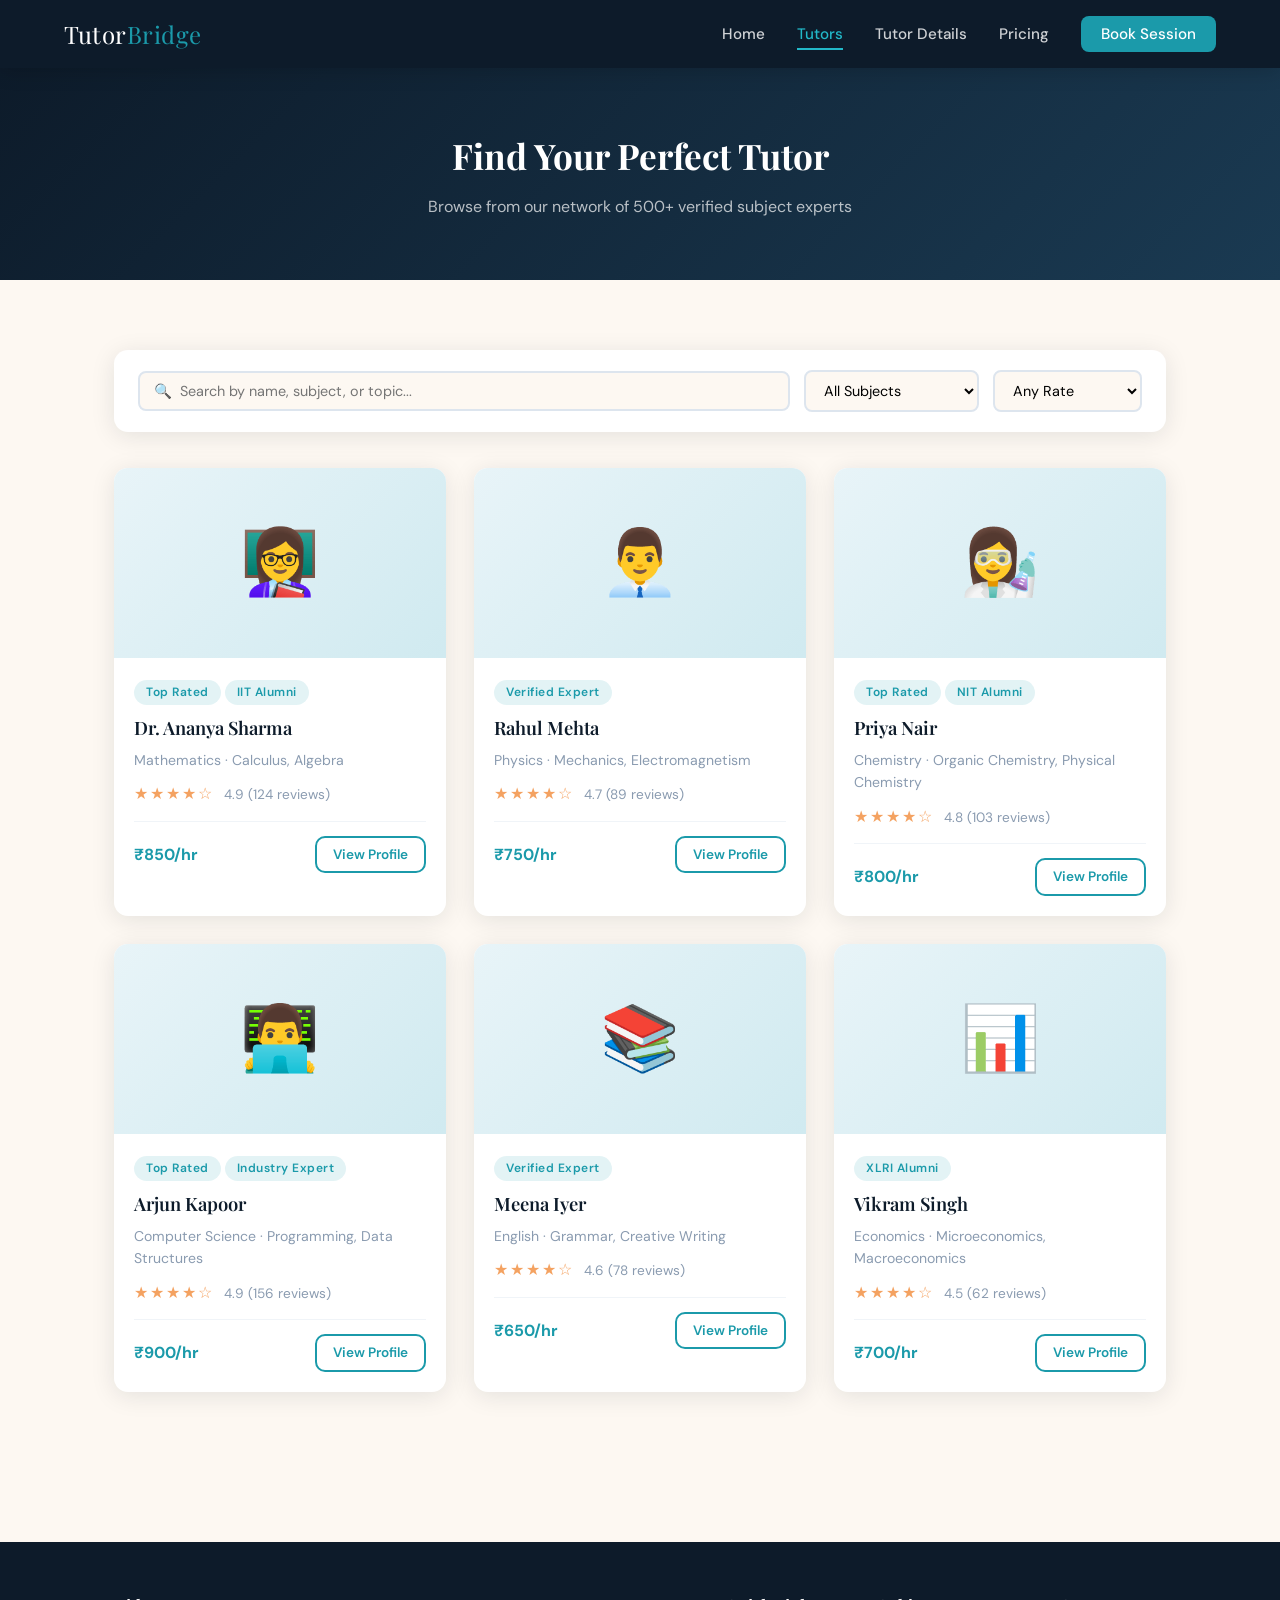
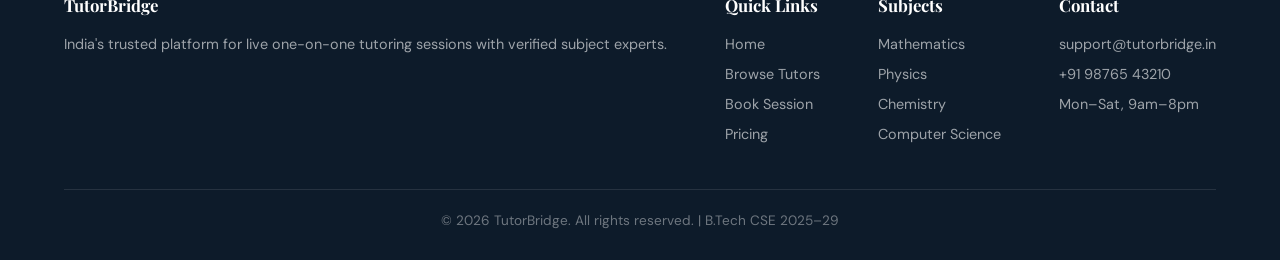
<file: tutors.html>
<!DOCTYPE html>
<html lang="en">
<head>
  <meta charset="UTF-8" />
  <meta name="viewport" content="width=device-width, initial-scale=1.0" />
  <title>Browse Tutors – TutorBridge</title>
  <link rel="stylesheet" href="style.css" />
</head>
<body>

  <nav>
    <a href="index.html" class="nav-logo">Tutor<span>Bridge</span></a>
    <ul class="nav-links">
      <li><a href="index.html">Home</a></li>
      <li><a href="tutors.html">Tutors</a></li>
      <li><a href="details.html">Tutor Details</a></li>
      <li><a href="pricing.html">Pricing</a></li>
      <li><a href="booking.html" class="nav-cta">Book Session</a></li>
    </ul>
  </nav>

  <div class="page-hero">
    <h1>Find Your Perfect Tutor</h1>
    <p>Browse from our network of 500+ verified subject experts</p>
  </div>

  <section class="page-section">
    <div class="container">

      <!-- Filter bar -->
      <div class="filter-bar">
        <input type="text" id="filter-search" placeholder="🔍  Search by name, subject, or topic..." style="flex:1;min-width:200px" />
        <select id="filter-subject">
          <option value="">All Subjects</option>
          <option value="Mathematics">Mathematics</option>
          <option value="Physics">Physics</option>
          <option value="Chemistry">Chemistry</option>
          <option value="Computer Science">Computer Science</option>
          <option value="English">English</option>
          <option value="Economics">Economics</option>
        </select>
        <select id="filter-rate">
          <option value="">Any Rate</option>
          <option value="700">Up to ₹700/hr</option>
          <option value="800">Up to ₹800/hr</option>
          <option value="900">Up to ₹900/hr</option>
        </select>
      </div>

      <!-- Tutors grid — populated by JS -->
      <div class="tutors-grid" id="tutors-grid"></div>

    </div>
  </section>

  <footer>
    <div class="footer-grid">
      <div class="footer-col">
        <h4>TutorBridge</h4>
        <p>India's trusted platform for live one-on-one tutoring sessions with verified subject experts.</p>
      </div>
      <div class="footer-col">
        <h4>Quick Links</h4>
        <a href="index.html">Home</a>
        <a href="tutors.html">Browse Tutors</a>
        <a href="booking.html">Book Session</a>
        <a href="pricing.html">Pricing</a>
      </div>
      <div class="footer-col">
        <h4>Subjects</h4>
        <a href="tutors.html">Mathematics</a>
        <a href="tutors.html">Physics</a>
        <a href="tutors.html">Chemistry</a>
        <a href="tutors.html">Computer Science</a>
      </div>
      <div class="footer-col">
        <h4>Contact</h4>
        <p>support@tutorbridge.in</p>
        <p>+91 98765 43210</p>
        <p>Mon–Sat, 9am–8pm</p>
      </div>
    </div>
    <div class="footer-bottom">
      <p>© 2026 TutorBridge. All rights reserved. | B.Tech CSE 2025–29</p>
    </div>
  </footer>

  <script src="main.js"></script>
</body>
</html>
</file>
<file: style.css>
@import url('https://fonts.googleapis.com/css2?family=Playfair+Display:wght@600;700&family=DM+Sans:wght@300;400;500;600&display=swap');

:root {
  --navy: #0d1b2a;
  --teal: #1b9aaa;
  --teal-light: #22b8c8;
  --gold: #f4a261;
  --cream: #fdf8f2;
  --white: #ffffff;
  --gray-light: #f0f4f8;
  --gray: #8a9bb0;
  --text: #1a2535;
  --shadow: 0 4px 24px rgba(13,27,42,0.10);
  --radius: 14px;
}

* {
  margin: 0;
  padding: 0;
  box-sizing: border-box;
}

html {
  scroll-behavior: smooth;
}

body {
  font-family: 'DM Sans', sans-serif;
  background: var(--cream);
  color: var(--text);
  font-size: 16px;
  line-height: 1.6;
}

/* ── NAVBAR ── */
nav {
  position: sticky;
  top: 0;
  z-index: 100;
  background: var(--navy);
  display: flex;
  align-items: center;
  justify-content: space-between;
  padding: 0 5%;
  height: 68px;
  box-shadow: 0 2px 20px rgba(0,0,0,0.18);
}

.nav-logo {
  font-family: 'Playfair Display', serif;
  color: var(--white);
  font-size: 1.5rem;
  text-decoration: none;
  letter-spacing: 0.5px;
}

.nav-logo span {
  color: var(--teal);
}

.nav-links {
  display: flex;
  gap: 2rem;
  list-style: none;
}

.nav-links a {
  color: rgba(255,255,255,0.8);
  text-decoration: none;
  font-size: 0.95rem;
  font-weight: 500;
  transition: color 0.25s;
  padding: 4px 0;
  border-bottom: 2px solid transparent;
}

.nav-links a:hover,
.nav-links a.active {
  color: var(--teal-light);
  border-bottom-color: var(--teal-light);
}

.nav-cta {
  background: var(--teal);
  color: var(--white) !important;
  padding: 8px 20px !important;
  border-radius: 8px !important;
  border-bottom: none !important;
  transition: background 0.25s !important;
}

.nav-cta:hover {
  background: var(--teal-light) !important;
}

/* ── FOOTER ── */
footer {
  background: var(--navy);
  color: rgba(255,255,255,0.7);
  padding: 50px 5% 28px;
  margin-top: 80px;
}

.footer-grid {
  display: flex;
  gap: 3rem;
  justify-content: space-between;
  flex-wrap: wrap;
  margin-bottom: 36px;
}

.footer-col h4 {
  font-family: 'Playfair Display', serif;
  color: var(--white);
  margin-bottom: 14px;
  font-size: 1.05rem;
}

.footer-col a,
.footer-col p {
  display: block;
  color: rgba(255,255,255,0.6);
  text-decoration: none;
  font-size: 0.9rem;
  margin-bottom: 7px;
  transition: color 0.2s;
}

.footer-col a:hover {
  color: var(--teal-light);
}

.footer-bottom {
  border-top: 1px solid rgba(255,255,255,0.1);
  padding-top: 20px;
  text-align: center;
  font-size: 0.85rem;
  color: rgba(255,255,255,0.4);
}

/* ── BUTTONS ── */
.btn {
  display: inline-block;
  padding: 12px 28px;
  border-radius: 10px;
  font-family: 'DM Sans', sans-serif;
  font-size: 0.95rem;
  font-weight: 600;
  cursor: pointer;
  border: none;
  text-decoration: none;
  transition: transform 0.2s, box-shadow 0.2s, background 0.2s;
}

.btn:hover {
  transform: translateY(-2px);
  box-shadow: 0 8px 24px rgba(27,154,170,0.3);
}

.btn-primary {
  background: var(--teal);
  color: var(--white);
}

.btn-primary:hover {
  background: var(--teal-light);
}

.btn-outline {
  background: transparent;
  color: var(--teal);
  border: 2px solid var(--teal);
}

.btn-outline:hover {
  background: var(--teal);
  color: var(--white);
}

.btn-gold {
  background: var(--gold);
  color: var(--white);
}

/* ── STAR RATING ── */
.stars {
  color: #f4a261;
  font-size: 1rem;
  letter-spacing: 2px;
}

.rating-text {
  font-size: 0.85rem;
  color: var(--gray);
  margin-left: 6px;
}

/* ── BADGE ── */
.badge {
  display: inline-block;
  padding: 3px 12px;
  border-radius: 20px;
  font-size: 0.75rem;
  font-weight: 600;
  letter-spacing: 0.5px;
}

.badge-teal {
  background: rgba(27,154,170,0.12);
  color: var(--teal);
}

.badge-gold {
  background: rgba(244,162,97,0.15);
  color: #c97d3a;
}

.badge-navy {
  background: rgba(13,27,42,0.1);
  color: var(--navy);
}

/* ── TUTOR CARD ── */
.tutor-card {
  background: var(--white);
  border-radius: var(--radius);
  overflow: hidden;
  box-shadow: var(--shadow);
  transition: transform 0.3s, box-shadow 0.3s;
  cursor: pointer;
  text-decoration: none;
  color: inherit;
  display: block;
}

.tutor-card:hover {
  transform: translateY(-6px);
  box-shadow: 0 16px 40px rgba(13,27,42,0.14);
}

.card-img {
  width: 100%;
  height: 190px;
  object-fit: cover;
  background: linear-gradient(135deg, #1b9aaa33, #0d1b2a22);
}

.card-img-placeholder {
  width: 100%;
  height: 190px;
  display: flex;
  align-items: center;
  justify-content: center;
  font-size: 4rem;
  background: linear-gradient(135deg, #e8f4f8, #d0eaf0);
}

.card-body {
  padding: 20px;
}

.card-name {
  font-family: 'Playfair Display', serif;
  font-size: 1.15rem;
  font-weight: 600;
  margin-bottom: 6px;
  color: var(--navy);
}

.card-subject {
  font-size: 0.88rem;
  color: var(--gray);
  margin-bottom: 10px;
}

.card-footer {
  display: flex;
  align-items: center;
  justify-content: space-between;
  margin-top: 14px;
  padding-top: 14px;
  border-top: 1px solid var(--gray-light);
}

.card-rate {
  font-weight: 700;
  color: var(--teal);
  font-size: 1rem;
}

/* ── SECTION TITLES ── */
.section-title {
  font-family: 'Playfair Display', serif;
  font-size: 2rem;
  color: var(--navy);
  margin-bottom: 10px;
}

.section-subtitle {
  color: var(--gray);
  font-size: 1rem;
  margin-bottom: 40px;
}

/* ── TUTOR GRID ── */
.tutors-grid {
  display: grid;
  grid-template-columns: repeat(auto-fill, minmax(260px, 1fr));
  gap: 28px;
}

/* ── PAGE CONTAINER ── */
.container {
  max-width: 1180px;
  margin: 0 auto;
  padding: 0 5%;
}

.page-section {
  padding: 70px 0;
}

/* ── ANIMATIONS ── */
@keyframes fadeInUp {
  from {
    opacity: 0;
    transform: translateY(28px);
  }
  to {
    opacity: 1;
    transform: translateY(0);
  }
}

@keyframes fadeIn {
  from { opacity: 0; }
  to   { opacity: 1; }
}

.fade-in {
  animation: fadeInUp 0.6s ease both;
}

.fade-in-delay-1 { animation-delay: 0.1s; }
.fade-in-delay-2 { animation-delay: 0.22s; }
.fade-in-delay-3 { animation-delay: 0.34s; }
.fade-in-delay-4 { animation-delay: 0.46s; }

/* ── FORM ELEMENTS ── */
.form-group {
  margin-bottom: 22px;
}

.form-group label {
  display: block;
  font-size: 0.9rem;
  font-weight: 600;
  color: var(--navy);
  margin-bottom: 8px;
}

.form-group input,
.form-group select,
.form-group textarea {
  width: 100%;
  padding: 12px 16px;
  border: 2px solid #dde5ee;
  border-radius: 10px;
  font-family: 'DM Sans', sans-serif;
  font-size: 0.95rem;
  color: var(--text);
  background: var(--white);
  outline: none;
  transition: border-color 0.25s, box-shadow 0.25s;
}

.form-group input:focus,
.form-group select:focus,
.form-group textarea:focus {
  border-color: var(--teal);
  box-shadow: 0 0 0 4px rgba(27,154,170,0.12);
}

/* ── HERO ── */
.hero {
  background: linear-gradient(135deg, var(--navy) 0%, #1a3a52 100%);
  color: var(--white);
  padding: 90px 5% 80px;
  text-align: center;
  position: relative;
  overflow: hidden;
}

.hero::before {
  content: '';
  position: absolute;
  top: -60px;
  right: -60px;
  width: 340px;
  height: 340px;
  border-radius: 50%;
  background: rgba(27,154,170,0.12);
  pointer-events: none;
}

.hero h1 {
  font-family: 'Playfair Display', serif;
  font-size: clamp(2.2rem, 5vw, 3.4rem);
  line-height: 1.2;
  margin-bottom: 20px;
}

.hero h1 span {
  color: var(--teal-light);
}

.hero p {
  font-size: 1.1rem;
  color: rgba(255,255,255,0.75);
  max-width: 560px;
  margin: 0 auto 36px;
}

.hero-btns {
  display: flex;
  gap: 16px;
  justify-content: center;
  flex-wrap: wrap;
}

/* ── SUBJECT CATEGORIES ── */
.subjects-grid {
  display: grid;
  grid-template-columns: repeat(auto-fill, minmax(150px, 1fr));
  gap: 18px;
}

.subject-card {
  background: var(--white);
  border-radius: var(--radius);
  padding: 24px 16px;
  text-align: center;
  box-shadow: var(--shadow);
  transition: transform 0.25s, box-shadow 0.25s;
  cursor: pointer;
  text-decoration: none;
  color: var(--text);
}

.subject-card:hover {
  transform: translateY(-4px);
  box-shadow: 0 12px 32px rgba(27,154,170,0.15);
}

.subject-icon {
  font-size: 2.4rem;
  margin-bottom: 10px;
  display: block;
}

.subject-card h4 {
  font-size: 0.9rem;
  font-weight: 600;
  color: var(--navy);
}

/* ── STATS BAR ── */
.stats-bar {
  background: var(--teal);
  padding: 40px 5%;
  display: flex;
  justify-content: center;
  gap: 5rem;
  flex-wrap: wrap;
  text-align: center;
}

.stat-item h3 {
  font-family: 'Playfair Display', serif;
  font-size: 2rem;
  color: var(--white);
  font-weight: 700;
}

.stat-item p {
  color: rgba(255,255,255,0.8);
  font-size: 0.9rem;
  margin-top: 4px;
}

/* ── FILTER BAR ── */
.filter-bar {
  display: flex;
  gap: 14px;
  flex-wrap: wrap;
  align-items: center;
  margin-bottom: 36px;
  padding: 20px 24px;
  background: var(--white);
  border-radius: var(--radius);
  box-shadow: var(--shadow);
}

.filter-bar select,
.filter-bar input {
  padding: 9px 14px;
  border: 2px solid #dde5ee;
  border-radius: 8px;
  font-family: 'DM Sans', sans-serif;
  font-size: 0.9rem;
  outline: none;
  transition: border-color 0.2s;
  background: var(--cream);
}

.filter-bar select:focus,
.filter-bar input:focus {
  border-color: var(--teal);
}

/* ── PAGE HERO (inner pages) ── */
.page-hero {
  background: linear-gradient(135deg, var(--navy) 0%, #1a3a52 100%);
  color: var(--white);
  padding: 60px 5%;
  text-align: center;
}

.page-hero h1 {
  font-family: 'Playfair Display', serif;
  font-size: 2.2rem;
  margin-bottom: 10px;
}

.page-hero p {
  color: rgba(255,255,255,0.7);
  font-size: 1rem;
}

/* ── BOOKING SPECIFIC ── */
.booking-layout {
  display: grid;
  grid-template-columns: 1fr 360px;
  gap: 36px;
  align-items: start;
}

.booking-card {
  background: var(--white);
  border-radius: var(--radius);
  padding: 32px;
  box-shadow: var(--shadow);
}

.calendar-grid {
  display: grid;
  grid-template-columns: repeat(7, 1fr);
  gap: 6px;
  margin-top: 16px;
}

.cal-day {
  aspect-ratio: 1;
  display: flex;
  align-items: center;
  justify-content: center;
  border-radius: 8px;
  font-size: 0.88rem;
  cursor: pointer;
  border: 2px solid transparent;
  transition: all 0.2s;
  font-weight: 500;
}

.cal-day:hover:not(.disabled):not(.past) {
  background: rgba(27,154,170,0.12);
  border-color: var(--teal);
  color: var(--teal);
}

.cal-day.selected {
  background: var(--teal);
  color: var(--white);
  border-color: var(--teal);
}

.cal-day.past,
.cal-day.disabled {
  color: #ccc;
  cursor: not-allowed;
}

.cal-day.today {
  border-color: var(--gold);
  color: var(--gold);
  font-weight: 700;
}

.cal-header {
  text-align: center;
  font-size: 0.75rem;
  font-weight: 700;
  color: var(--gray);
  text-transform: uppercase;
  letter-spacing: 0.5px;
  padding-bottom: 6px;
}

.time-slots {
  display: grid;
  grid-template-columns: repeat(3, 1fr);
  gap: 10px;
  margin-top: 14px;
}

.time-slot {
  padding: 9px 6px;
  border: 2px solid #dde5ee;
  border-radius: 8px;
  text-align: center;
  font-size: 0.85rem;
  cursor: pointer;
  transition: all 0.2s;
  font-weight: 500;
  background: var(--cream);
}

.time-slot:hover:not(.booked) {
  border-color: var(--teal);
  color: var(--teal);
}

.time-slot.selected {
  background: var(--teal);
  color: var(--white);
  border-color: var(--teal);
}

.time-slot.booked {
  background: #f0f0f0;
  color: #bbb;
  cursor: not-allowed;
  text-decoration: line-through;
}

/* booking summary sidebar */
.summary-card {
  background: var(--navy);
  border-radius: var(--radius);
  padding: 28px;
  color: var(--white);
  position: sticky;
  top: 90px;
}

.summary-card h3 {
  font-family: 'Playfair Display', serif;
  margin-bottom: 20px;
  font-size: 1.2rem;
}

.summary-row {
  display: flex;
  justify-content: space-between;
  margin-bottom: 12px;
  font-size: 0.9rem;
  color: rgba(255,255,255,0.75);
}

.summary-row strong {
  color: var(--white);
}

.summary-total {
  border-top: 1px solid rgba(255,255,255,0.15);
  padding-top: 16px;
  margin-top: 10px;
  font-size: 1.05rem;
  font-weight: 700;
  color: var(--teal-light);
}

/* confirmation message */
#booking-confirmation {
  display: none;
  background: #e8f8f5;
  border: 2px solid #1b9aaa;
  border-radius: var(--radius);
  padding: 28px;
  text-align: center;
  margin-top: 24px;
}

#booking-confirmation h3 {
  color: var(--teal);
  font-family: 'Playfair Display', serif;
  font-size: 1.4rem;
  margin-bottom: 10px;
}

/* ── DETAILS PAGE ── */
.profile-layout {
  display: grid;
  grid-template-columns: 300px 1fr;
  gap: 36px;
  align-items: start;
}

.profile-sidebar {
  background: var(--white);
  border-radius: var(--radius);
  overflow: hidden;
  box-shadow: var(--shadow);
  position: sticky;
  top: 90px;
}

.profile-img-wrap {
  width: 100%;
  height: 240px;
  display: flex;
  align-items: center;
  justify-content: center;
  font-size: 6rem;
  background: linear-gradient(135deg, #e8f4f8, #d0eaf0);
}

.profile-info {
  padding: 24px;
}

.profile-name {
  font-family: 'Playfair Display', serif;
  font-size: 1.4rem;
  color: var(--navy);
  margin-bottom: 6px;
}

.profile-main {
  background: var(--white);
  border-radius: var(--radius);
  padding: 32px;
  box-shadow: var(--shadow);
}

.availability-grid {
  display: grid;
  grid-template-columns: repeat(7, 1fr);
  gap: 8px;
  margin-top: 16px;
}

.avail-day {
  padding: 10px 6px;
  text-align: center;
  border-radius: 10px;
  font-size: 0.82rem;
  font-weight: 600;
}

.avail-day.available {
  background: rgba(27,154,170,0.12);
  color: var(--teal);
}

.avail-day.unavailable {
  background: #f5f5f5;
  color: #ccc;
}

.avail-day span {
  display: block;
  font-size: 0.7rem;
  font-weight: 400;
  margin-top: 3px;
}

/* ── PRICING PAGE ── */
.pricing-grid {
  display: grid;
  grid-template-columns: repeat(auto-fit, minmax(280px, 1fr));
  gap: 28px;
}

.pricing-card {
  background: var(--white);
  border-radius: var(--radius);
  padding: 36px 28px;
  box-shadow: var(--shadow);
  text-align: center;
  border: 2px solid transparent;
  transition: border-color 0.25s, transform 0.25s;
  position: relative;
}

.pricing-card:hover {
  transform: translateY(-4px);
}

.pricing-card.featured {
  border-color: var(--teal);
}

.pricing-card .popular-tag {
  position: absolute;
  top: -14px;
  left: 50%;
  transform: translateX(-50%);
  background: var(--teal);
  color: var(--white);
  font-size: 0.75rem;
  font-weight: 700;
  padding: 4px 16px;
  border-radius: 20px;
  letter-spacing: 0.5px;
}

.pricing-price {
  font-family: 'Playfair Display', serif;
  font-size: 2.8rem;
  color: var(--navy);
  font-weight: 700;
  margin: 16px 0 6px;
}

.pricing-price sup {
  font-size: 1.2rem;
  vertical-align: top;
  margin-top: 10px;
  display: inline-block;
}

.pricing-price sub {
  font-size: 0.9rem;
  color: var(--gray);
  font-family: 'DM Sans', sans-serif;
}

.pricing-features {
  list-style: none;
  margin: 20px 0 28px;
  text-align: left;
}

.pricing-features li {
  padding: 8px 0;
  font-size: 0.92rem;
  border-bottom: 1px solid var(--gray-light);
  display: flex;
  gap: 10px;
  align-items: center;
}

.pricing-features li::before {
  content: '✓';
  color: var(--teal);
  font-weight: 700;
  flex-shrink: 0;
}

/* ── RESPONSIVE ── */
@media (max-width: 768px) {
  .nav-links {
    display: none;
  }

  .booking-layout,
  .profile-layout {
    grid-template-columns: 1fr;
  }

  .profile-sidebar {
    position: static;
  }

  .summary-card {
    position: static;
  }

  .stats-bar {
    gap: 2.5rem;
  }

  .hero {
    padding: 60px 5%;
  }
}
</file>
